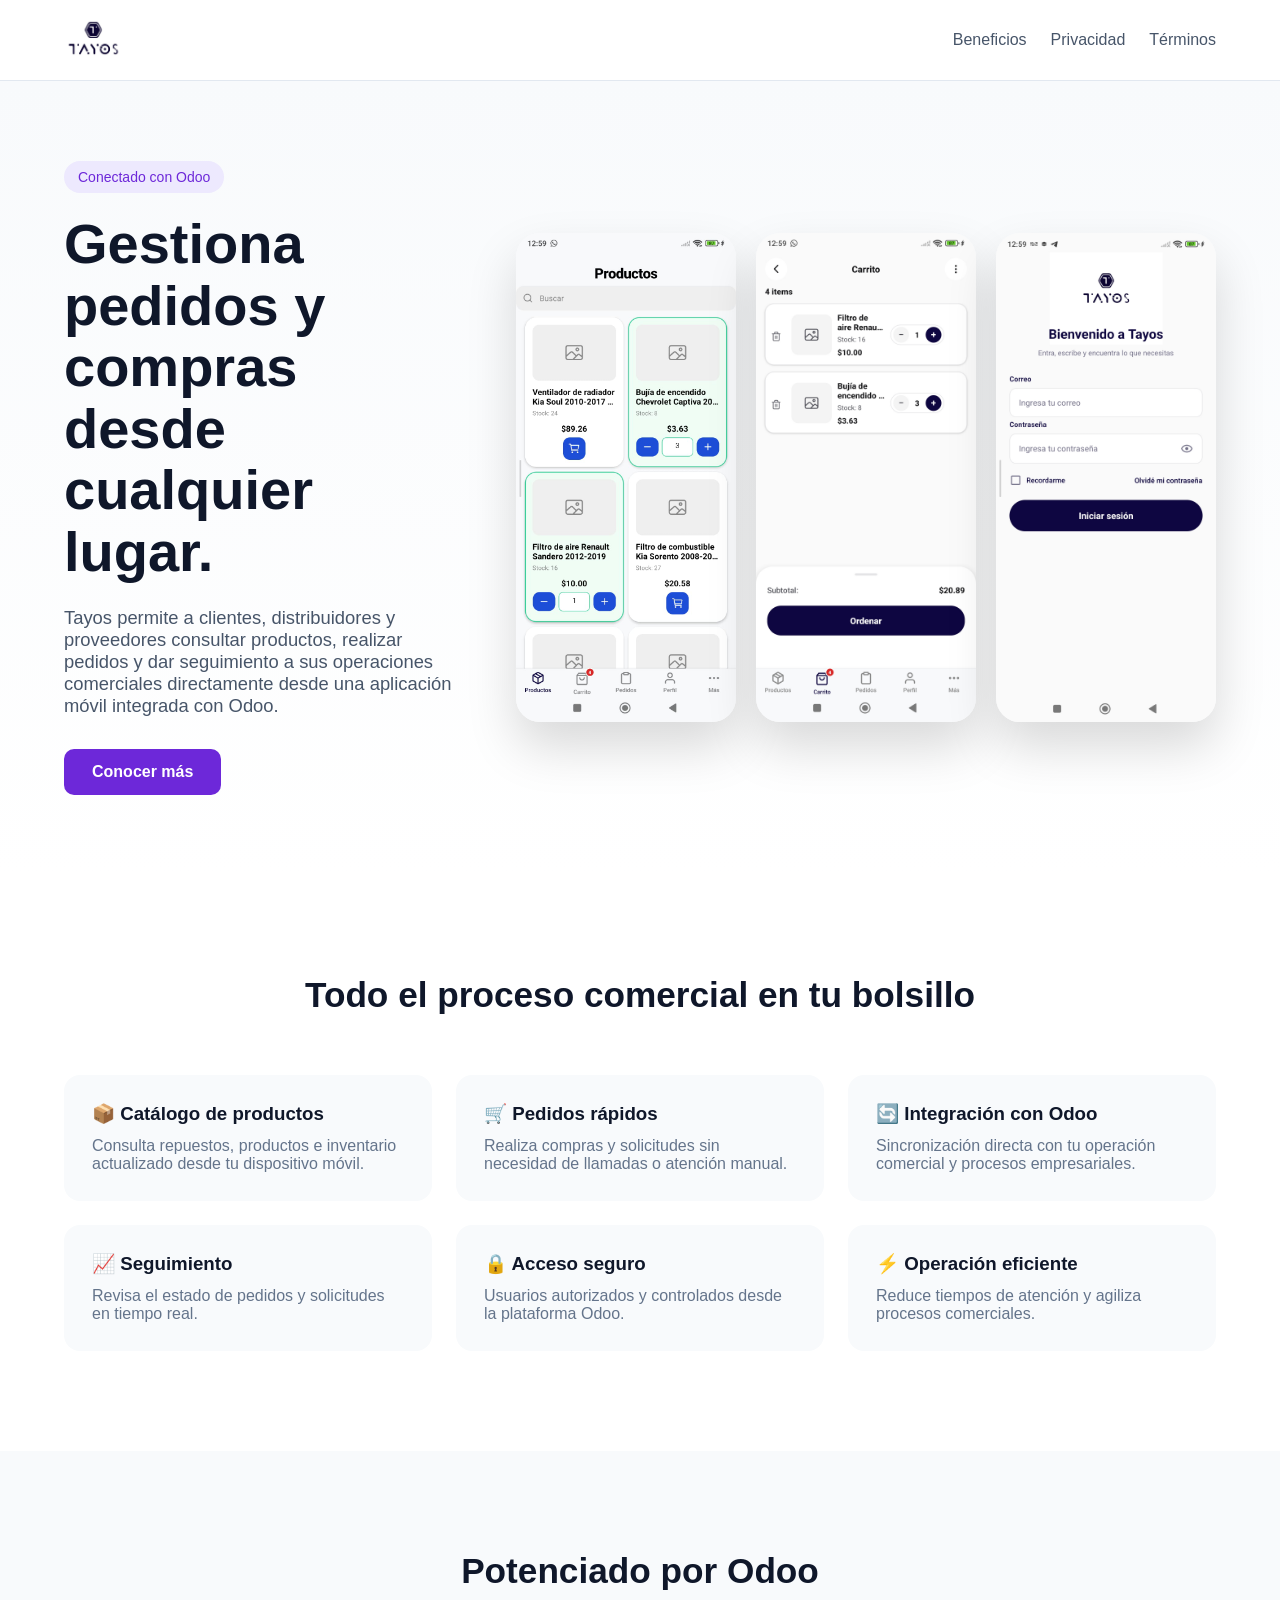
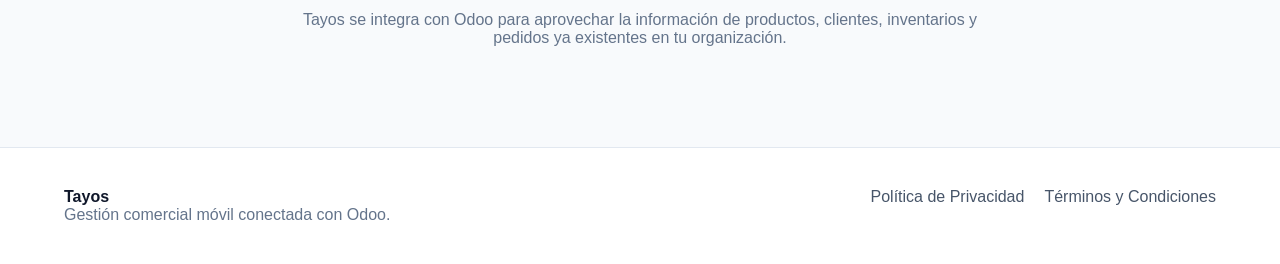
<file: index.html>
<!DOCTYPE html>
<html lang="es">
  <head>
    <meta charset="UTF-8" />
    <meta name="viewport" content="width=device-width, initial-scale=1.0" />
    <title>Tayos | Gestión de pedidos conectada con Odoo</title>
<link rel="stylesheet" href="styles/landing.css" />
    <link rel="stylesheet" href="styles/nav.css" />
  </head>

  <body>
    <header>
      <div class="container nav">
        <div class="logo">
          <a href="index.html">
            <img src="images/Logo-tayos-white.jpg" alt="logo tayos" />
          </a>
        </div>

        <nav>
          <a href="#features">Beneficios</a>
          <a href="privacy.html">Privacidad</a>
          <a href="terms.html">Términos</a>
        </nav>
      </div>
    </header>

    <section class="hero">
      <div class="container hero-content">
        <div class="hero-text">
          <span class="badge">Conectado con Odoo</span>

          <h1>
            Gestiona pedidos y compras desde cualquier lugar.
          </h1>

          <p>
            Tayos permite a clientes, distribuidores y proveedores consultar
            productos, realizar pedidos y dar seguimiento a sus operaciones
            comerciales directamente desde una aplicación móvil integrada con
            Odoo.
          </p>

          <div class="hero-buttons">
            <a href="#features" class="btn-primary">
              Conocer más
            </a>
          </div>
        </div>

        <div class="hero-images">
          <img src="images/pantalla-2.jpeg" alt="Pantalla Tayos" />
          <img src="images/pantalla-1.jpeg" alt="Pantalla Tayos" />
          <img src="images/pantalla-3.jpeg" alt="Pantalla Tayos" />
        </div>
      </div>
    </section>

    <section id="features" class="features">
      <div class="container">
        <h2>Todo el proceso comercial en tu bolsillo</h2>

        <div class="grid">
          <div class="card">
            <h3>📦 Catálogo de productos</h3>
            <p>
              Consulta repuestos, productos e inventario actualizado desde tu
              dispositivo móvil.
            </p>
          </div>

          <div class="card">
            <h3>🛒 Pedidos rápidos</h3>
            <p>
              Realiza compras y solicitudes sin necesidad de llamadas o atención
              manual.
            </p>
          </div>

          <div class="card">
            <h3>🔄 Integración con Odoo</h3>
            <p>
              Sincronización directa con tu operación comercial y procesos
              empresariales.
            </p>
          </div>

          <div class="card">
            <h3>📈 Seguimiento</h3>
            <p>
              Revisa el estado de pedidos y solicitudes en tiempo real.
            </p>
          </div>

          <div class="card">
            <h3>🔒 Acceso seguro</h3>
            <p>
              Usuarios autorizados y controlados desde la plataforma Odoo.
            </p>
          </div>

          <div class="card">
            <h3>⚡ Operación eficiente</h3>
            <p>
              Reduce tiempos de atención y agiliza procesos comerciales.
            </p>
          </div>
        </div>
      </div>
    </section>

    <section class="odoo">
      <div class="container">
        <h2>Potenciado por Odoo</h2>

        <p>
          Tayos se integra con Odoo para aprovechar la información de productos,
          clientes, inventarios y pedidos ya existentes en tu organización.
        </p>
      </div>
    </section>

    <footer>
      <div class="container footer">
        <div>
          <strong>Tayos</strong>
          <p>Gestión comercial móvil conectada con Odoo.</p>
        </div>

        <div class="footer-links">
          <a href="privacy.html">Política de Privacidad</a>
          <a href="terms.html">Términos y Condiciones</a>
        </div>
      </div>
    </footer>
  </body>
</html>
</file>
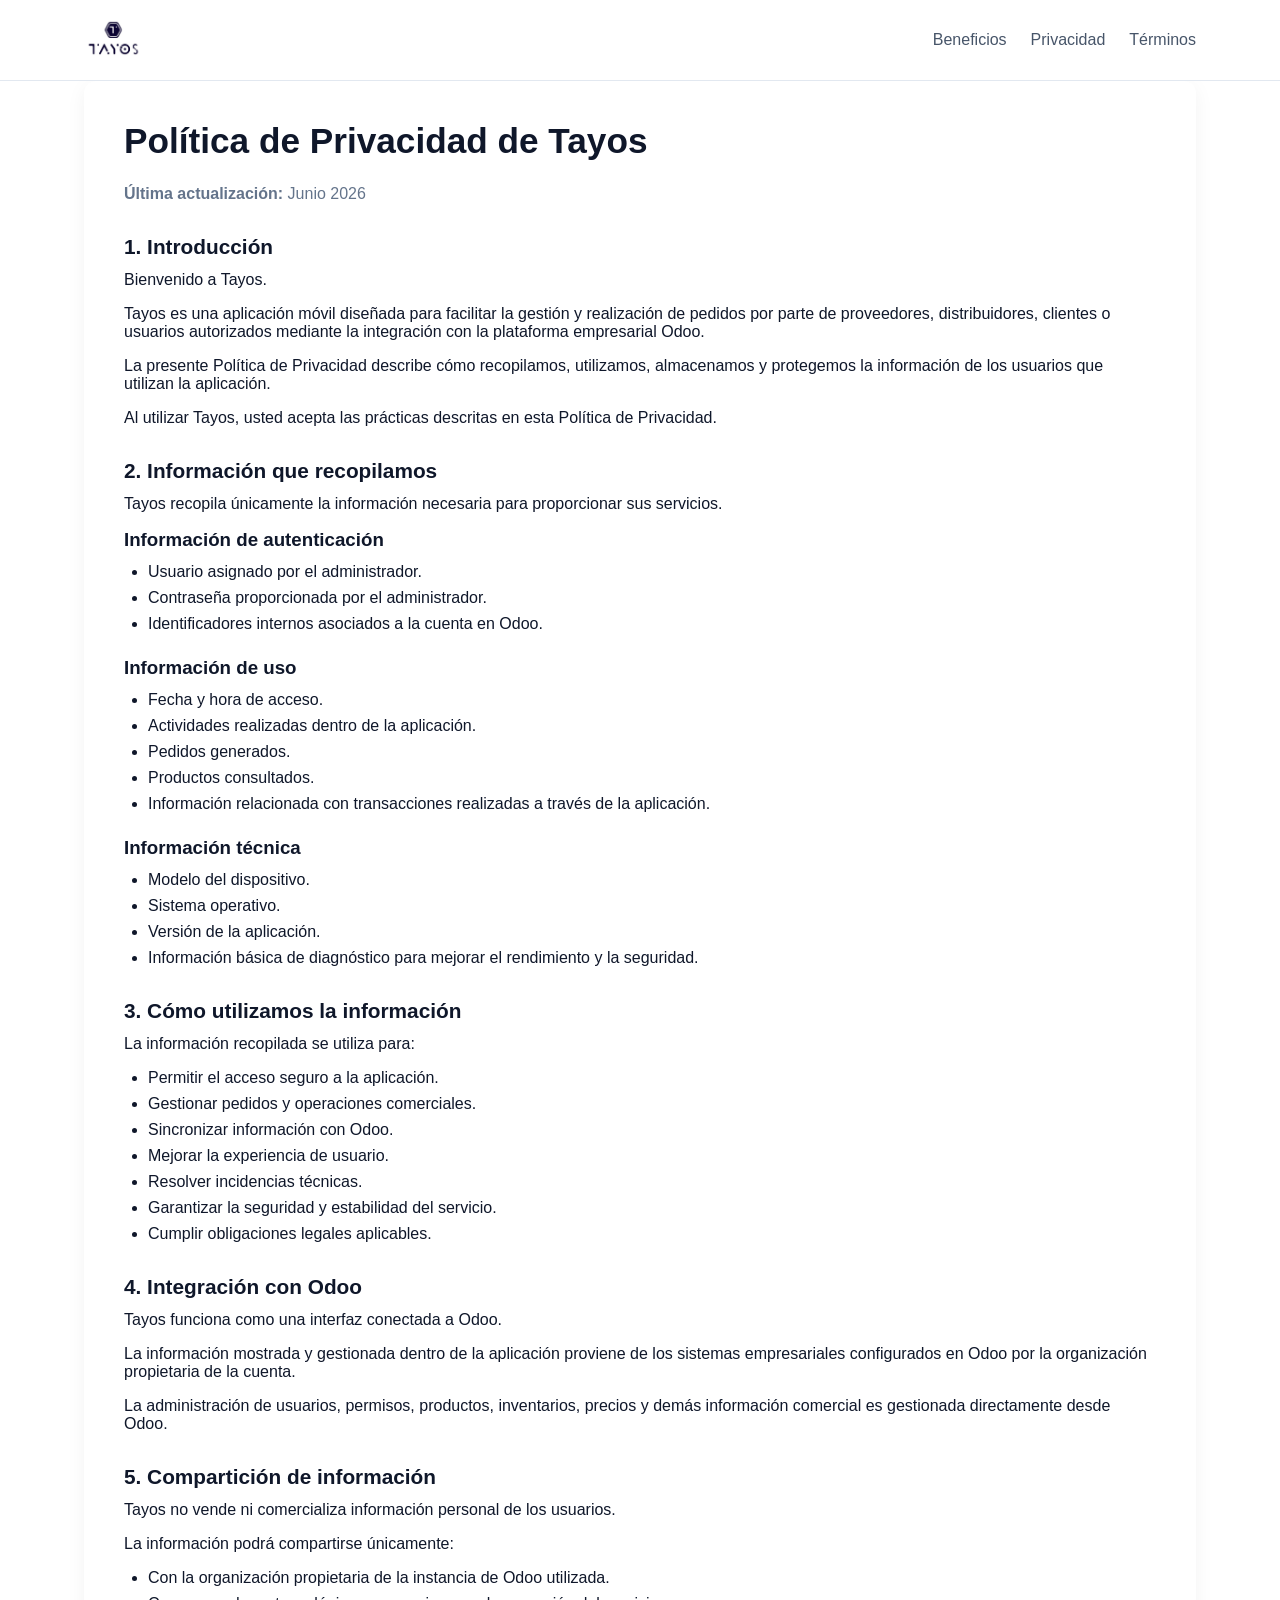
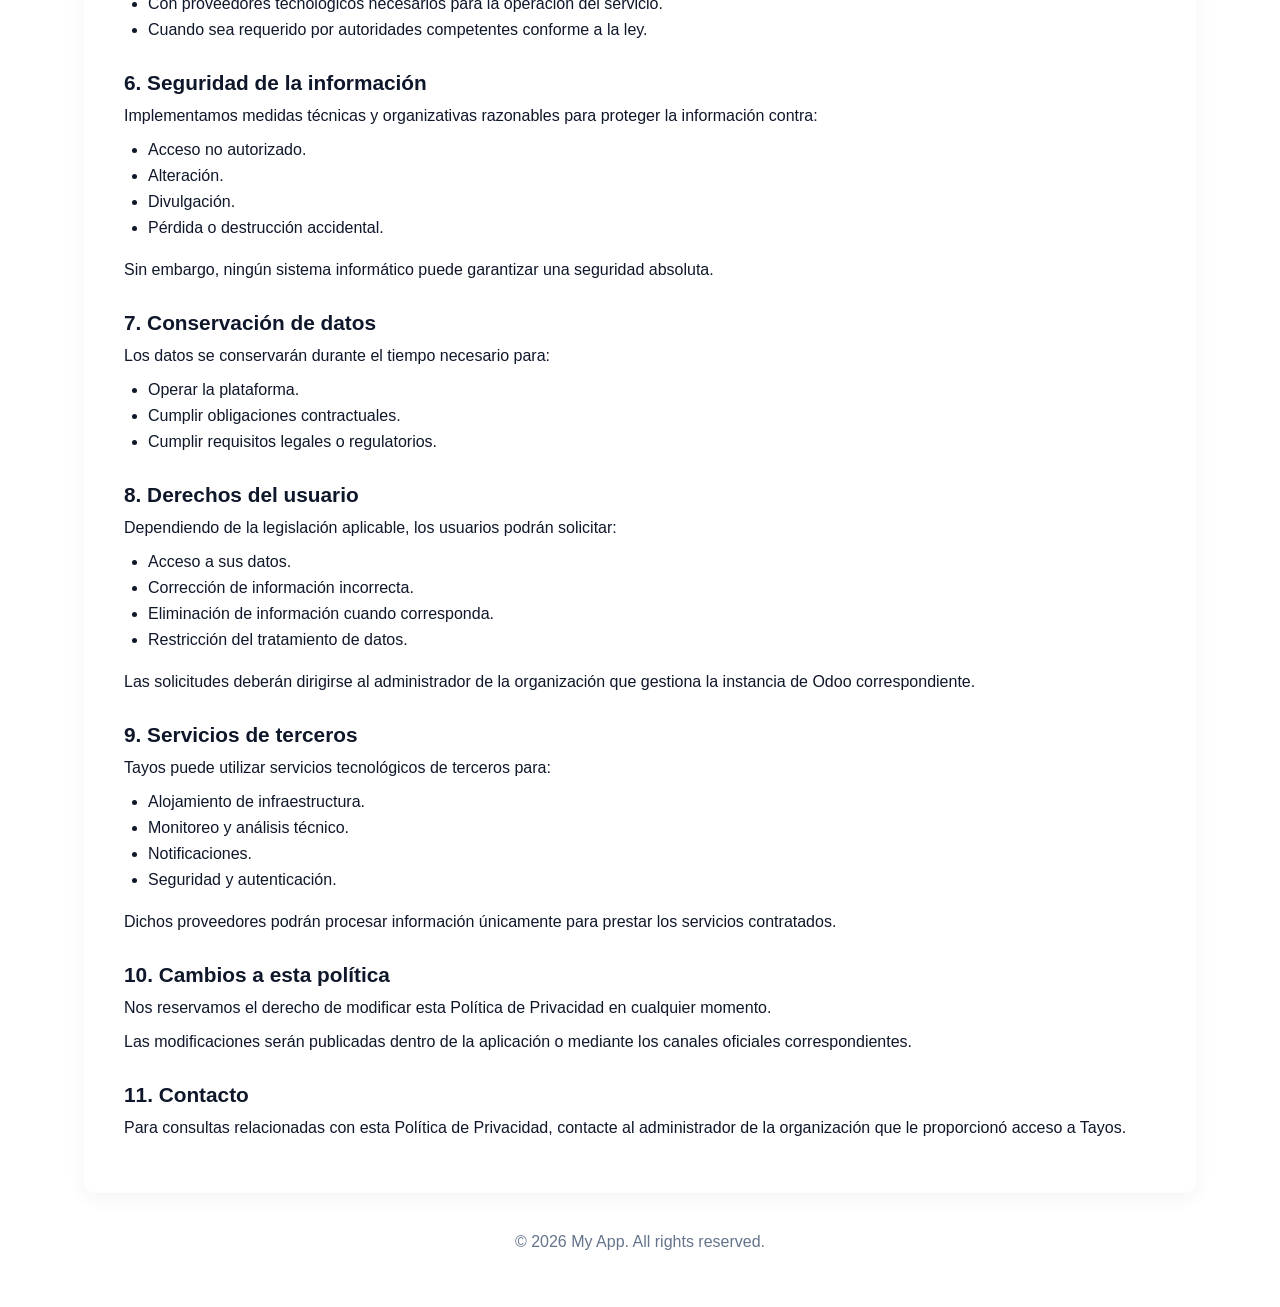
<file: privacy.html>
<!DOCTYPE html>
<html lang="en">
  <head>
    <meta charset="UTF-8" />
    <meta name="viewport" content="width=device-width, initial-scale=1.0" />
    <title>Privacy Policy</title>
    <link rel="stylesheet" href="styles/page.css" />
    <link rel="stylesheet" href="styles/nav.css" />
  </head>
  <body>
    <header>
      <div class="container nav">
        <div class="logo">
          <a href="index.html">
            <img src="images/Logo-tayos-white.jpg" alt="logo tayos">
          </a>
        </div>

        <nav>
          <a href="#features">Beneficios</a>
          <a href="privacy.html">Privacidad</a>
          <a href="terms.html">Términos</a>
        </nav>
      </div>
    </header>

    <main class="container">
      <div class="content">
        <h1>Política de Privacidad de Tayos</h1>

<p class="updated">
  <strong>Última actualización:</strong> Junio 2026
</p>

<h2>1. Introducción</h2>

<p>Bienvenido a Tayos.</p>

<p>
  Tayos es una aplicación móvil diseñada para facilitar la gestión y realización
  de pedidos por parte de proveedores, distribuidores, clientes o usuarios
  autorizados mediante la integración con la plataforma empresarial Odoo.
</p>

<p>
  La presente Política de Privacidad describe cómo recopilamos, utilizamos,
  almacenamos y protegemos la información de los usuarios que utilizan la
  aplicación.
</p>

<p>
  Al utilizar Tayos, usted acepta las prácticas descritas en esta Política de
  Privacidad.
</p>

<h2>2. Información que recopilamos</h2>

<p>
  Tayos recopila únicamente la información necesaria para proporcionar sus
  servicios.
</p>

<h3>Información de autenticación</h3>

<ul>
  <li>Usuario asignado por el administrador.</li>
  <li>Contraseña proporcionada por el administrador.</li>
  <li>Identificadores internos asociados a la cuenta en Odoo.</li>
</ul>

<h3>Información de uso</h3>

<ul>
  <li>Fecha y hora de acceso.</li>
  <li>Actividades realizadas dentro de la aplicación.</li>
  <li>Pedidos generados.</li>
  <li>Productos consultados.</li>
  <li>
    Información relacionada con transacciones realizadas a través de la
    aplicación.
  </li>
</ul>

<h3>Información técnica</h3>

<ul>
  <li>Modelo del dispositivo.</li>
  <li>Sistema operativo.</li>
  <li>Versión de la aplicación.</li>
  <li>
    Información básica de diagnóstico para mejorar el rendimiento y la
    seguridad.
  </li>
</ul>

<h2>3. Cómo utilizamos la información</h2>

<p>La información recopilada se utiliza para:</p>

<ul>
  <li>Permitir el acceso seguro a la aplicación.</li>
  <li>Gestionar pedidos y operaciones comerciales.</li>
  <li>Sincronizar información con Odoo.</li>
  <li>Mejorar la experiencia de usuario.</li>
  <li>Resolver incidencias técnicas.</li>
  <li>Garantizar la seguridad y estabilidad del servicio.</li>
  <li>Cumplir obligaciones legales aplicables.</li>
</ul>

<h2>4. Integración con Odoo</h2>

<p>
  Tayos funciona como una interfaz conectada a Odoo.
</p>

<p>
  La información mostrada y gestionada dentro de la aplicación proviene de los
  sistemas empresariales configurados en Odoo por la organización propietaria de
  la cuenta.
</p>

<p>
  La administración de usuarios, permisos, productos, inventarios, precios y
  demás información comercial es gestionada directamente desde Odoo.
</p>

<h2>5. Compartición de información</h2>

<p>
  Tayos no vende ni comercializa información personal de los usuarios.
</p>

<p>La información podrá compartirse únicamente:</p>

<ul>
  <li>
    Con la organización propietaria de la instancia de Odoo utilizada.
  </li>
  <li>
    Con proveedores tecnológicos necesarios para la operación del servicio.
  </li>
  <li>
    Cuando sea requerido por autoridades competentes conforme a la ley.
  </li>
</ul>

<h2>6. Seguridad de la información</h2>

<p>
  Implementamos medidas técnicas y organizativas razonables para proteger la
  información contra:
</p>

<ul>
  <li>Acceso no autorizado.</li>
  <li>Alteración.</li>
  <li>Divulgación.</li>
  <li>Pérdida o destrucción accidental.</li>
</ul>

<p>
  Sin embargo, ningún sistema informático puede garantizar una seguridad
  absoluta.
</p>

<h2>7. Conservación de datos</h2>

<p>
  Los datos se conservarán durante el tiempo necesario para:
</p>

<ul>
  <li>Operar la plataforma.</li>
  <li>Cumplir obligaciones contractuales.</li>
  <li>Cumplir requisitos legales o regulatorios.</li>
</ul>

<h2>8. Derechos del usuario</h2>

<p>
  Dependiendo de la legislación aplicable, los usuarios podrán solicitar:
</p>

<ul>
  <li>Acceso a sus datos.</li>
  <li>Corrección de información incorrecta.</li>
  <li>Eliminación de información cuando corresponda.</li>
  <li>Restricción del tratamiento de datos.</li>
</ul>

<p>
  Las solicitudes deberán dirigirse al administrador de la organización que
  gestiona la instancia de Odoo correspondiente.
</p>

<h2>9. Servicios de terceros</h2>

<p>
  Tayos puede utilizar servicios tecnológicos de terceros para:
</p>

<ul>
  <li>Alojamiento de infraestructura.</li>
  <li>Monitoreo y análisis técnico.</li>
  <li>Notificaciones.</li>
  <li>Seguridad y autenticación.</li>
</ul>

<p>
  Dichos proveedores podrán procesar información únicamente para prestar los
  servicios contratados.
</p>

<h2>10. Cambios a esta política</h2>

<p>
  Nos reservamos el derecho de modificar esta Política de Privacidad en cualquier
  momento.
</p>

<p>
  Las modificaciones serán publicadas dentro de la aplicación o mediante los
  canales oficiales correspondientes.
</p>

<h2>11. Contacto</h2>

<p>
  Para consultas relacionadas con esta Política de Privacidad, contacte al
  administrador de la organización que le proporcionó acceso a Tayos.
</p>
      </div>
    </main>

    <footer>
      <p>© 2026 My App. All rights reserved.</p>
    </footer>
  </body>
</html>
</file>
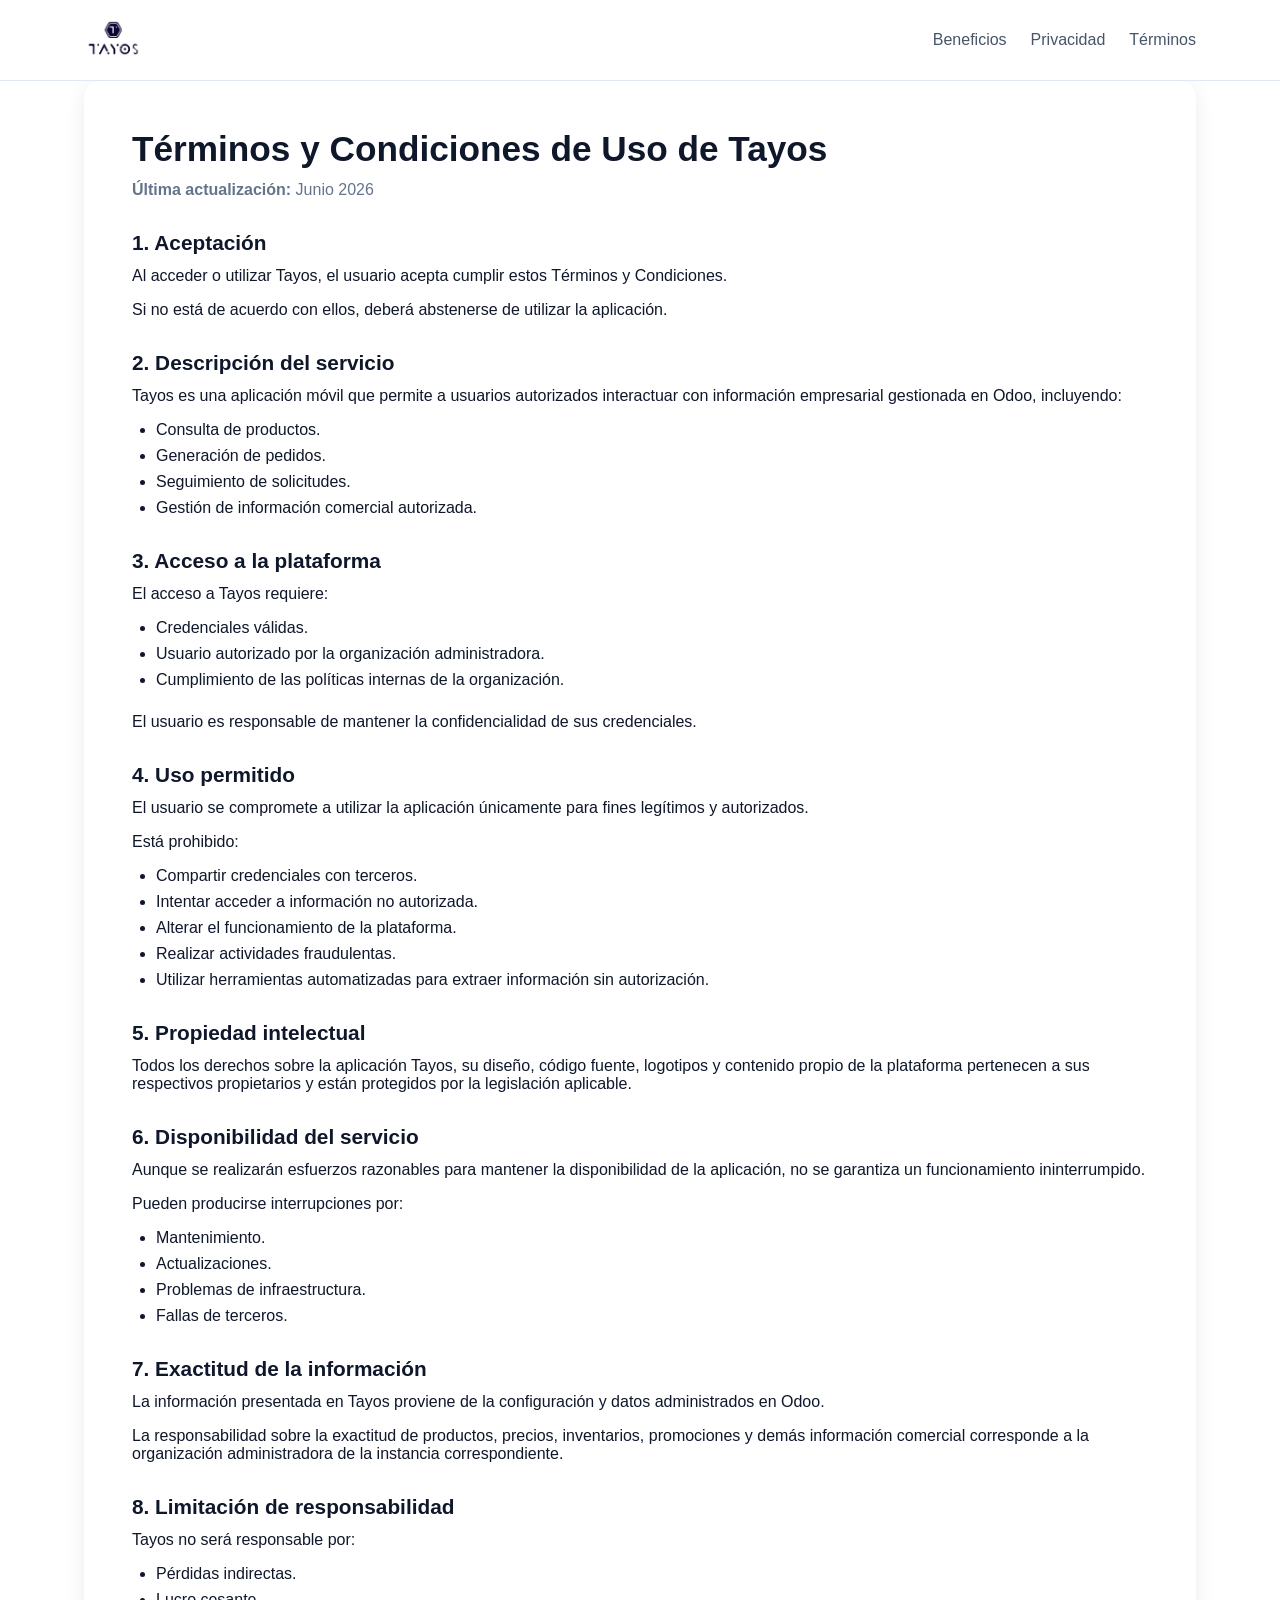
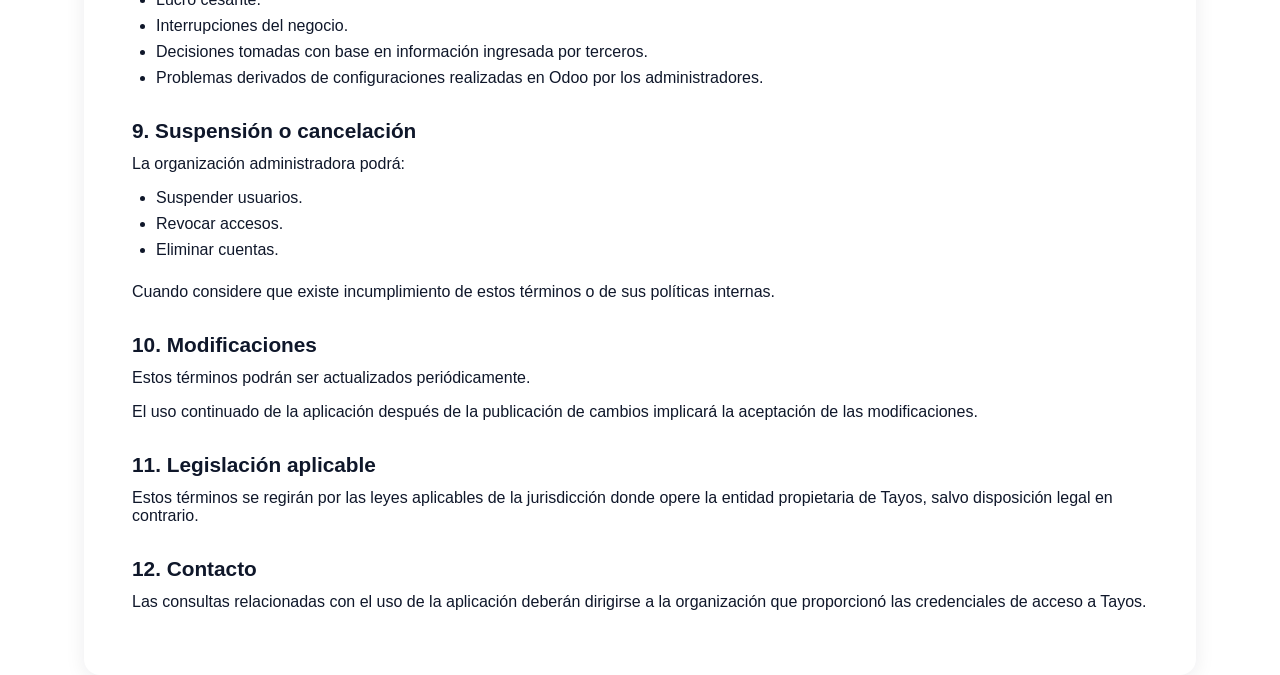
<file: terms-pedidos-envios.html>
<!DOCTYPE html>
<html lang="es">
  <head>
    <meta charset="UTF-8" />
    <meta name="viewport" content="width=device-width, initial-scale=1.0" />
    <title>Términos y Condiciones | Tayos</title>
    <link rel="stylesheet" href="styles/page.css" />
    <link rel="stylesheet" href="styles/nav.css" />
  </head>

  <body>
    <header>
      <div class="container nav">
        <div class="logo">
          <a href="index.html">
            <img src="images/Logo-tayos-white.jpg" alt="logo tayos">
          </a>
        </div>

        <nav>
          <a href="#features">Beneficios</a>
          <a href="privacy.html">Privacidad</a>
          <a href="terms.html">Términos</a>
        </nav>
      </div>
    </header>

    <div class="container">
      <div class="card">
        <h1>Términos y Condiciones de Uso de Tayos</h1>

        <p class="updated">
          <strong>Última actualización:</strong> Junio 2026
        </p>

        <h2>1. Aceptación</h2>

        <p>
          Al acceder o utilizar Tayos, el usuario acepta cumplir estos Términos
          y Condiciones.
        </p>

        <p>
          Si no está de acuerdo con ellos, deberá abstenerse de utilizar la
          aplicación.
        </p>

        <h2>2. Descripción del servicio</h2>

        <p>
          Tayos es una aplicación móvil que permite a usuarios autorizados
          interactuar con información empresarial gestionada en Odoo,
          incluyendo:
        </p>

        <ul>
          <li>Consulta de productos.</li>
          <li>Generación de pedidos.</li>
          <li>Seguimiento de solicitudes.</li>
          <li>Gestión de información comercial autorizada.</li>
        </ul>

        <h2>3. Acceso a la plataforma</h2>

        <p>El acceso a Tayos requiere:</p>

        <ul>
          <li>Credenciales válidas.</li>
          <li>Usuario autorizado por la organización administradora.</li>
          <li>Cumplimiento de las políticas internas de la organización.</li>
        </ul>

        <p>
          El usuario es responsable de mantener la confidencialidad de sus
          credenciales.
        </p>

        <h2>4. Uso permitido</h2>

        <p>
          El usuario se compromete a utilizar la aplicación únicamente para
          fines legítimos y autorizados.
        </p>

        <p>Está prohibido:</p>

        <ul>
          <li>Compartir credenciales con terceros.</li>
          <li>Intentar acceder a información no autorizada.</li>
          <li>Alterar el funcionamiento de la plataforma.</li>
          <li>Realizar actividades fraudulentas.</li>
          <li>
            Utilizar herramientas automatizadas para extraer información sin
            autorización.
          </li>
        </ul>

        <h2>5. Propiedad intelectual</h2>

        <p>
          Todos los derechos sobre la aplicación Tayos, su diseño, código
          fuente, logotipos y contenido propio de la plataforma pertenecen a sus
          respectivos propietarios y están protegidos por la legislación
          aplicable.
        </p>

        <h2>6. Disponibilidad del servicio</h2>

        <p>
          Aunque se realizarán esfuerzos razonables para mantener la
          disponibilidad de la aplicación, no se garantiza un funcionamiento
          ininterrumpido.
        </p>

        <p>Pueden producirse interrupciones por:</p>

        <ul>
          <li>Mantenimiento.</li>
          <li>Actualizaciones.</li>
          <li>Problemas de infraestructura.</li>
          <li>Fallas de terceros.</li>
        </ul>

        <h2>7. Exactitud de la información</h2>

        <p>
          La información presentada en Tayos proviene de la configuración y
          datos administrados en Odoo.
        </p>

        <p>
          La responsabilidad sobre la exactitud de productos, precios,
          inventarios, promociones y demás información comercial corresponde a
          la organización administradora de la instancia correspondiente.
        </p>

        <h2>8. Limitación de responsabilidad</h2>

        <p>Tayos no será responsable por:</p>

        <ul>
          <li>Pérdidas indirectas.</li>
          <li>Lucro cesante.</li>
          <li>Interrupciones del negocio.</li>
          <li>
            Decisiones tomadas con base en información ingresada por terceros.
          </li>
          <li>
            Problemas derivados de configuraciones realizadas en Odoo por los
            administradores.
          </li>
        </ul>

        <h2>9. Suspensión o cancelación</h2>

        <p>La organización administradora podrá:</p>

        <ul>
          <li>Suspender usuarios.</li>
          <li>Revocar accesos.</li>
          <li>Eliminar cuentas.</li>
        </ul>

        <p>
          Cuando considere que existe incumplimiento de estos términos o de sus
          políticas internas.
        </p>

        <h2>10. Modificaciones</h2>

        <p>Estos términos podrán ser actualizados periódicamente.</p>

        <p>
          El uso continuado de la aplicación después de la publicación de
          cambios implicará la aceptación de las modificaciones.
        </p>

        <h2>11. Legislación aplicable</h2>

        <p>
          Estos términos se regirán por las leyes aplicables de la jurisdicción
          donde opere la entidad propietaria de Tayos, salvo disposición legal
          en contrario.
        </p>

        <h2>12. Contacto</h2>

        <p>
          Las consultas relacionadas con el uso de la aplicación deberán
          dirigirse a la organización que proporcionó las credenciales de acceso
          a Tayos.
        </p>
      </div>
    </div>
  </body>
</html>
</file>
<file: styles/landing.css>
* {
  margin: 0;
  padding: 0;
  box-sizing: border-box;
}

body {
  font-family:
    Inter,
    -apple-system,
    BlinkMacSystemFont,
    sans-serif;
  color: #0f172a;
  background: #ffffff;
}

.hero {
  padding: 80px 0;
  background: linear-gradient(
    180deg,
    #f8fafc 0%,
    #ffffff 100%
  );
}

.hero-content {
  display: grid;
  grid-template-columns: 1fr 1fr;
  align-items: center;
  gap: 50px;
}

.badge {
  display: inline-block;
  background: #ede9fe;
  color: #6d28d9;
  padding: 8px 14px;
  border-radius: 999px;
  font-size: 14px;
  margin-bottom: 20px;
}

.hero h1 {
  font-size: 3.5rem;
  line-height: 1.1;
  margin-bottom: 24px;
}

.hero p {
  font-size: 1.15rem;
  color: #475569;
  margin-bottom: 32px;
}

.btn-primary {
  display: inline-block;
  background: #6d28d9;
  color: white;
  padding: 14px 28px;
  border-radius: 10px;
  text-decoration: none;
  font-weight: 600;
}

.hero-images {
  display: flex;
  justify-content: center;
  gap: 20px;
}

.hero-images img {
  width: 220px;
  border-radius: 24px;
  box-shadow: 0 25px 50px rgba(0, 0, 0, 0.15);
  transition: transform 0.3s ease;
}

.hero-images img:hover {
  transform: translateY(-10px);
}

.features {
  padding: 100px 0;
}

.features h2 {
  text-align: center;
  margin-bottom: 60px;
  font-size: 2.2rem;
}

.grid {
  display: grid;
  grid-template-columns: repeat(auto-fit, minmax(280px, 1fr));
  gap: 24px;
}

.card {
  padding: 28px;
  border-radius: 16px;
  background: #f8fafc;
}

.card h3 {
  margin-bottom: 12px;
}

.card p {
  color: #64748b;
}

.odoo {
  padding: 100px 0;
  text-align: center;
  background: #f8fafc;
}

.odoo h2 {
  margin-bottom: 20px;
  font-size: 2.2rem;
}

.odoo p {
  max-width: 700px;
  margin: auto;
  color: #64748b;
}

footer {
  padding: 40px 0;
  border-top: 1px solid #e2e8f0;
}

.footer {
  display: flex;
  justify-content: space-between;
  gap: 20px;
}

.footer p {
  color: #64748b;
}

.footer-links {
  display: flex;
  gap: 20px;
}

.footer-links a {
  text-decoration: none;
  color: #475569;
}

@media (max-width: 900px) {
  .hero-content {
    grid-template-columns: 1fr;
  }

  .hero {
    text-align: center;
  }

  .hero h1 {
    font-size: 2.5rem;
  }

  .hero-images {
    flex-wrap: wrap;
  }

  .hero-images img {
    width: 180px;
  }

  .footer {
    flex-direction: column;
    text-align: center;
  }
}
</file>
<file: styles/nav.css>
header {
  position: sticky;
  top: 0;
  background: rgba(255, 255, 255, 0.95);
  backdrop-filter: blur(10px);
  border-bottom: 1px solid #e2e8f0;
  z-index: 10;
}

.nav {
  height: 80px;
  display: flex;
  justify-content: space-between;
  align-items: center;
}

.logo img {
  width: 60px;
}

nav {
  display: flex;
  gap: 24px;
}

nav a {
  text-decoration: none;
  color: #475569;
  font-weight: 500;
}

.container {
  width: 90%;
  max-width: 1200px;
  margin: auto;
}
</file>
<file: styles/page.css>
* {
  margin: 0;
  padding: 0;
  box-sizing: border-box;
}

body {
  font-family:
    Inter,
    -apple-system,
    BlinkMacSystemFont,
    sans-serif;
  color: #0f172a;
  background: #ffffff;
}

.container {
  max-width: 900px;
  margin: 0 auto;
  padding: 40px 20px;
}

.card {
  background: #ffffff;
  border-radius: 16px;
  padding: 48px;
  box-shadow: 0 4px 20px rgba(15, 23, 42, 0.08);
}

h1 {
  font-size: 2.2rem;
  margin-bottom: 12px;
  color: #0f172a;
}

.updated {
  color: #64748b;
  margin-bottom: 32px;
}

h2 {
  margin-top: 32px;
  margin-bottom: 12px;
  font-size: 1.3rem;
  color: #0f172a;
}

p {
  margin-bottom: 16px;
}

ul {
  margin: 12px 0 24px 24px;
}

li {
  margin-bottom: 8px;
}

@media (max-width: 768px) {
  .card {
    padding: 24px;
  }

  h1 {
    font-size: 1.8rem;
  }
}

.menu {
  display: flex;
  gap: 24px;
}

.menu a {
  text-decoration: none;
  color: #475569;
  font-weight: 500;
}

.menu a:hover {
  color: #0f172a;
}

.container {
  max-width: 900px;
  margin: 60px auto;
  padding: 0 20px;
}

.hero {
  text-align: center;
  padding: 80px 0;
}

.hero h1 {
  font-size: 48px;
  margin-bottom: 16px;
}

.hero p {
  font-size: 18px;
  color: #64748b;
}

.content {
  background: white;
  padding: 40px;
  border-radius: 12px;
  box-shadow: 0 5px 20px rgba(0, 0, 0, 0.05);
}

.content h1 {
  margin-bottom: 24px;
}

.content h2 {
  margin-top: 32px;
  margin-bottom: 12px;
}

.content p {
  margin-bottom: 16px;
}

footer {
  text-align: center;
  padding: 40px;
  color: #64748b;
}
</file>
